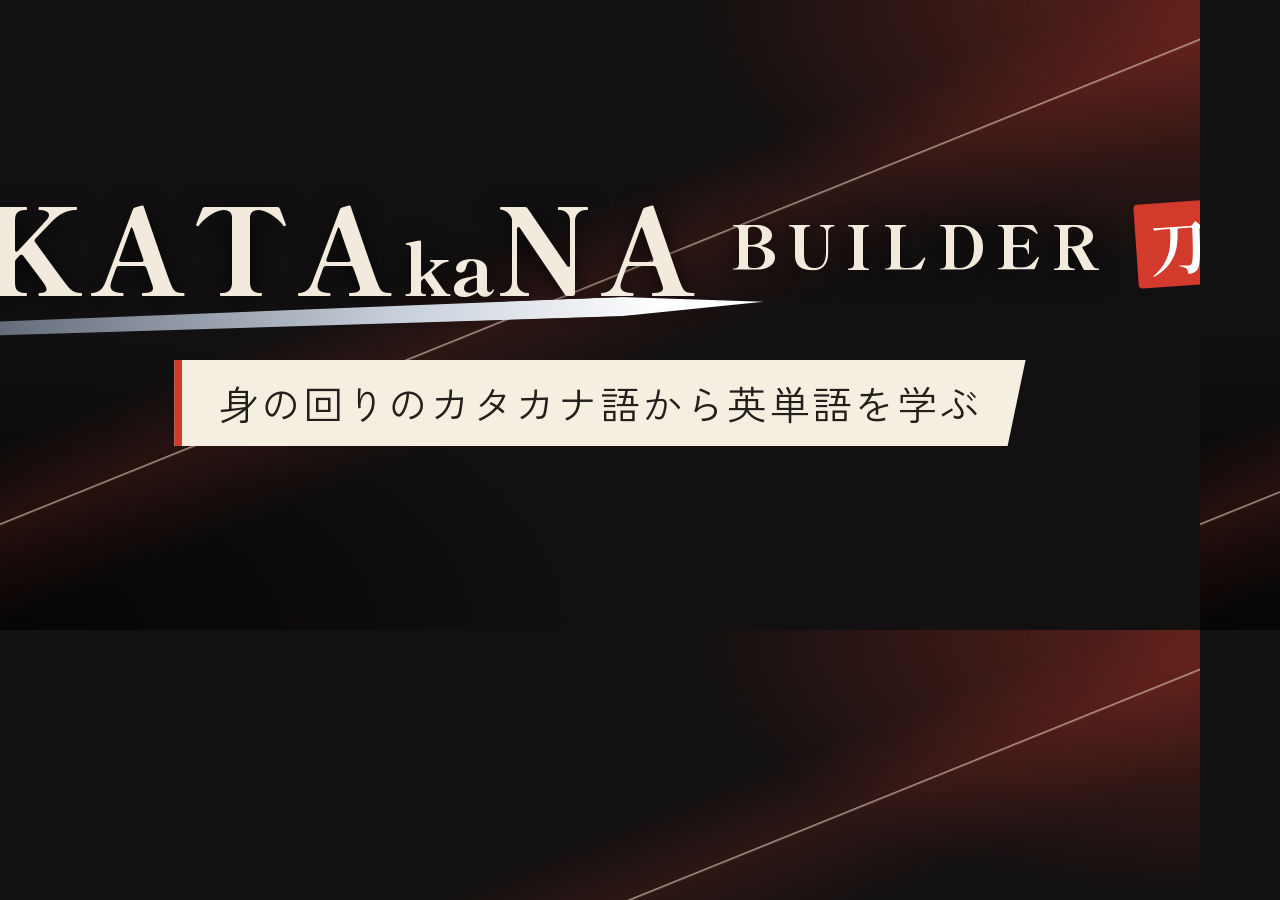
<file: scripts/ogp/card.html>
<!doctype html>
<!-- SNS のリンクカード用画像（icons/ogp.png, 1200×630）の元。render.mjs で PNG にする。既定のテーマ「和」の見た目 -->
<html lang="ja">
<head>
<meta charset="utf-8">
<link rel="stylesheet" href="https://fonts.googleapis.com/css2?family=Shippori+Mincho+B1:wght@800&family=Zen+Kaku+Gothic+New:wght@700&display=swap">
<style>
  * { margin: 0; box-sizing: border-box; }
  html, body { width: 1200px; height: 630px; overflow: hidden; }
  body {
    position: relative; display: flex; flex-direction: column; align-items: center; justify-content: center; gap: 56px;
    font-family: "Zen Kaku Gothic New", sans-serif; color: #f2ebdd;
    background:
      linear-gradient(158deg, transparent calc(47% - 1px), rgba(255, 236, 214, .6) 47%, transparent calc(47% + 2px)),
      linear-gradient(158deg, transparent 40%, rgba(210, 58, 44, .14) 47%, transparent 56%),
      radial-gradient(60% 60% at 100% 0%, rgba(210, 58, 44, .38), transparent 70%),
      radial-gradient(70% 70% at 0% 100%, rgba(0, 0, 0, .7), transparent 70%),
      #121010;
  }
  .brand {
    display: inline-flex; align-items: center; font-family: "Shippori Mincho B1", serif; font-weight: 800; font-size: 120px;
    letter-spacing: .06em; line-height: 1; text-shadow: 0 4px 24px rgba(0, 0, 0, .7);
  }
  .brand .blade { position: relative; }
  .brand .blade small { font-size: .62em; letter-spacing: 0; margin: 0 .03em; }
  .brand .blade::after {
    content: ""; position: absolute; left: -.1em; right: -.5em; bottom: -.18em; height: .16em;
    background: linear-gradient(90deg, #5d6573, #c9d1dc 55%, #fff 88%, #fff);
    clip-path: polygon(0 15%, 82% 0, 100% 50%, 82% 100%, 0 85%); transform: rotate(-2deg);
    filter: drop-shadow(0 0 8px rgba(255, 255, 255, .5));
  }
  .brand .sub { margin-left: .45em; font-size: .5em; letter-spacing: .16em; }
  .brand::after {
    content: "刀"; margin-left: .45em; width: 1.4em; height: 1.4em; display: grid; place-items: center; text-shadow: none;
    font-size: .5em; letter-spacing: 0; color: #fff; background: #d23a2c; border-radius: 4px; transform: rotate(-4deg);
  }
  .tagline {
    font-size: 40px; padding: 14px 44px 14px 36px; color: #231f1b; background: #f5efe2; letter-spacing: .06em;
    border-left: 8px solid #d23a2c; clip-path: polygon(0 0, 100% 0, calc(100% - 18px) 100%, 0 100%);
  }
</style>
</head>
<body>
  <div class="brand" aria-label="KATAkaNA BUILDER"><span class="blade">KATA<small>ka</small>NA</span><span class="sub">BUILDER</span></div>
  <div class="tagline">身の回りのカタカナ語から英単語を学ぶ</div>
</body>
</html>
</file>
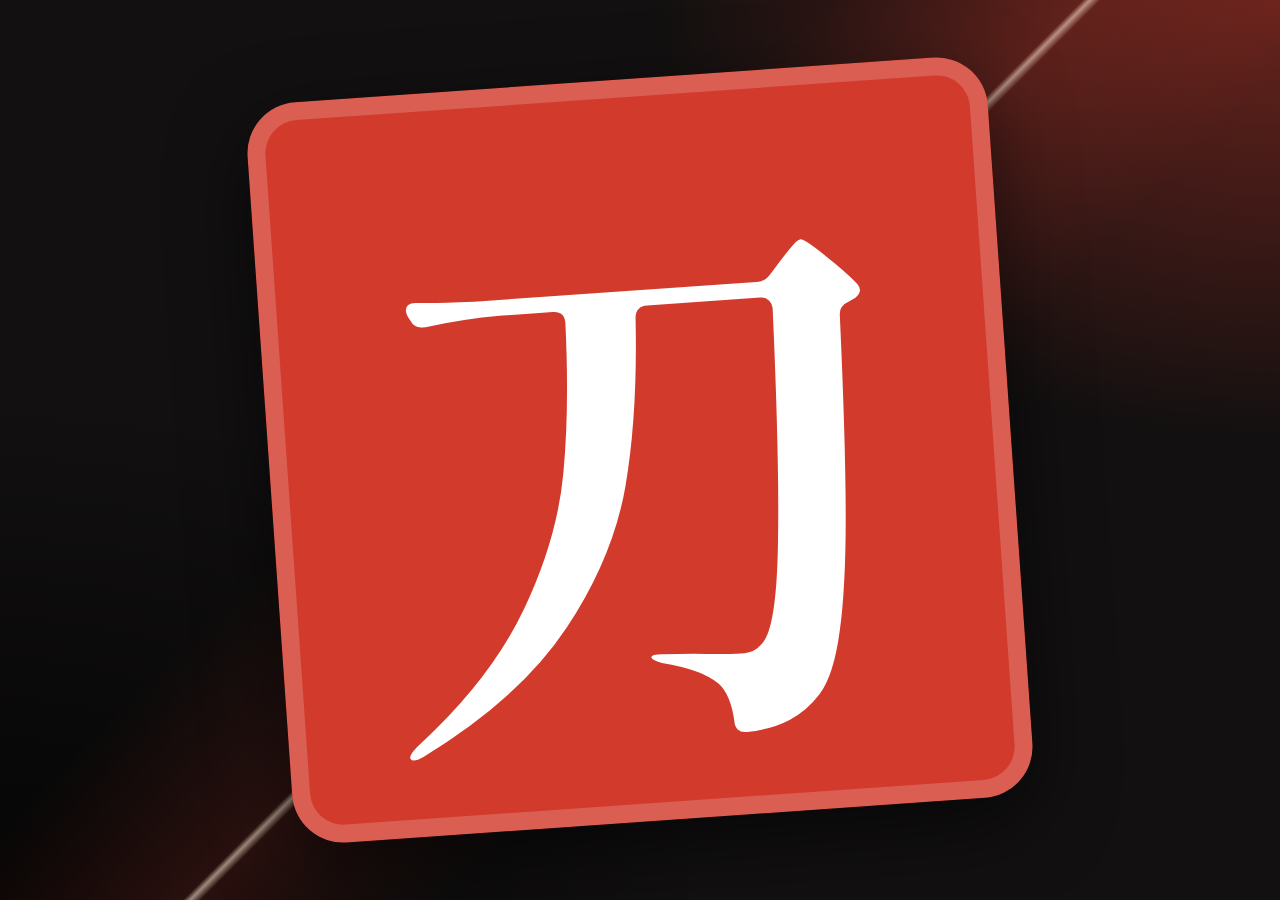
<file: scripts/ogp/icon.html>
<!doctype html>
<!-- ホーム画面のアイコン（icons/icon-*.png, apple-touch-icon.png）の元。render.mjs で PNG にする。既定のテーマ「和」の見た目。
     ?safe=1 のときは、Android のマスク（丸・角丸）で切れないように、印を中央の安全な範囲（直径 80%）に収める -->
<html lang="ja">
<head>
<meta charset="utf-8">
<link rel="stylesheet" href="https://fonts.googleapis.com/css2?family=Shippori+Mincho+B1:wght@800&display=swap">
<style>
  * { margin: 0; box-sizing: border-box; }
  html, body { width: 100vw; height: 100vh; overflow: hidden; }
  body {
    display: grid; place-items: center;
    background:
      linear-gradient(135deg, transparent calc(50% - .4vw), rgba(255, 236, 214, .55) 50%, transparent calc(50% + .6vw)),
      linear-gradient(135deg, transparent 38%, rgba(210, 58, 44, .16) 50%, transparent 62%),
      radial-gradient(70% 70% at 100% 0%, rgba(210, 58, 44, .45), transparent 70%),
      radial-gradient(80% 80% at 0% 100%, rgba(0, 0, 0, .7), transparent 70%),
      #121010;
  }
  .seal {
    width: 58vw; height: 58vw; display: grid; place-items: center; border-radius: 4vw; transform: rotate(-4deg);
    font-family: "Shippori Mincho B1", serif; font-weight: 800; font-size: 44vw; line-height: 1; color: #fff;
    background: #d23a2c; box-shadow: 0 2vw 6vw rgba(0, 0, 0, .55), inset 0 0 0 1.4vw rgba(255, 255, 255, .18);
  }
  .safe .seal { width: 48vw; height: 48vw; font-size: 36vw; }
</style>
</head>
<body>
  <div class="seal">刀</div>
  <script>if (new URLSearchParams(location.search).has("safe")) document.body.classList.add("safe");</script>
</body>
</html>
</file>
